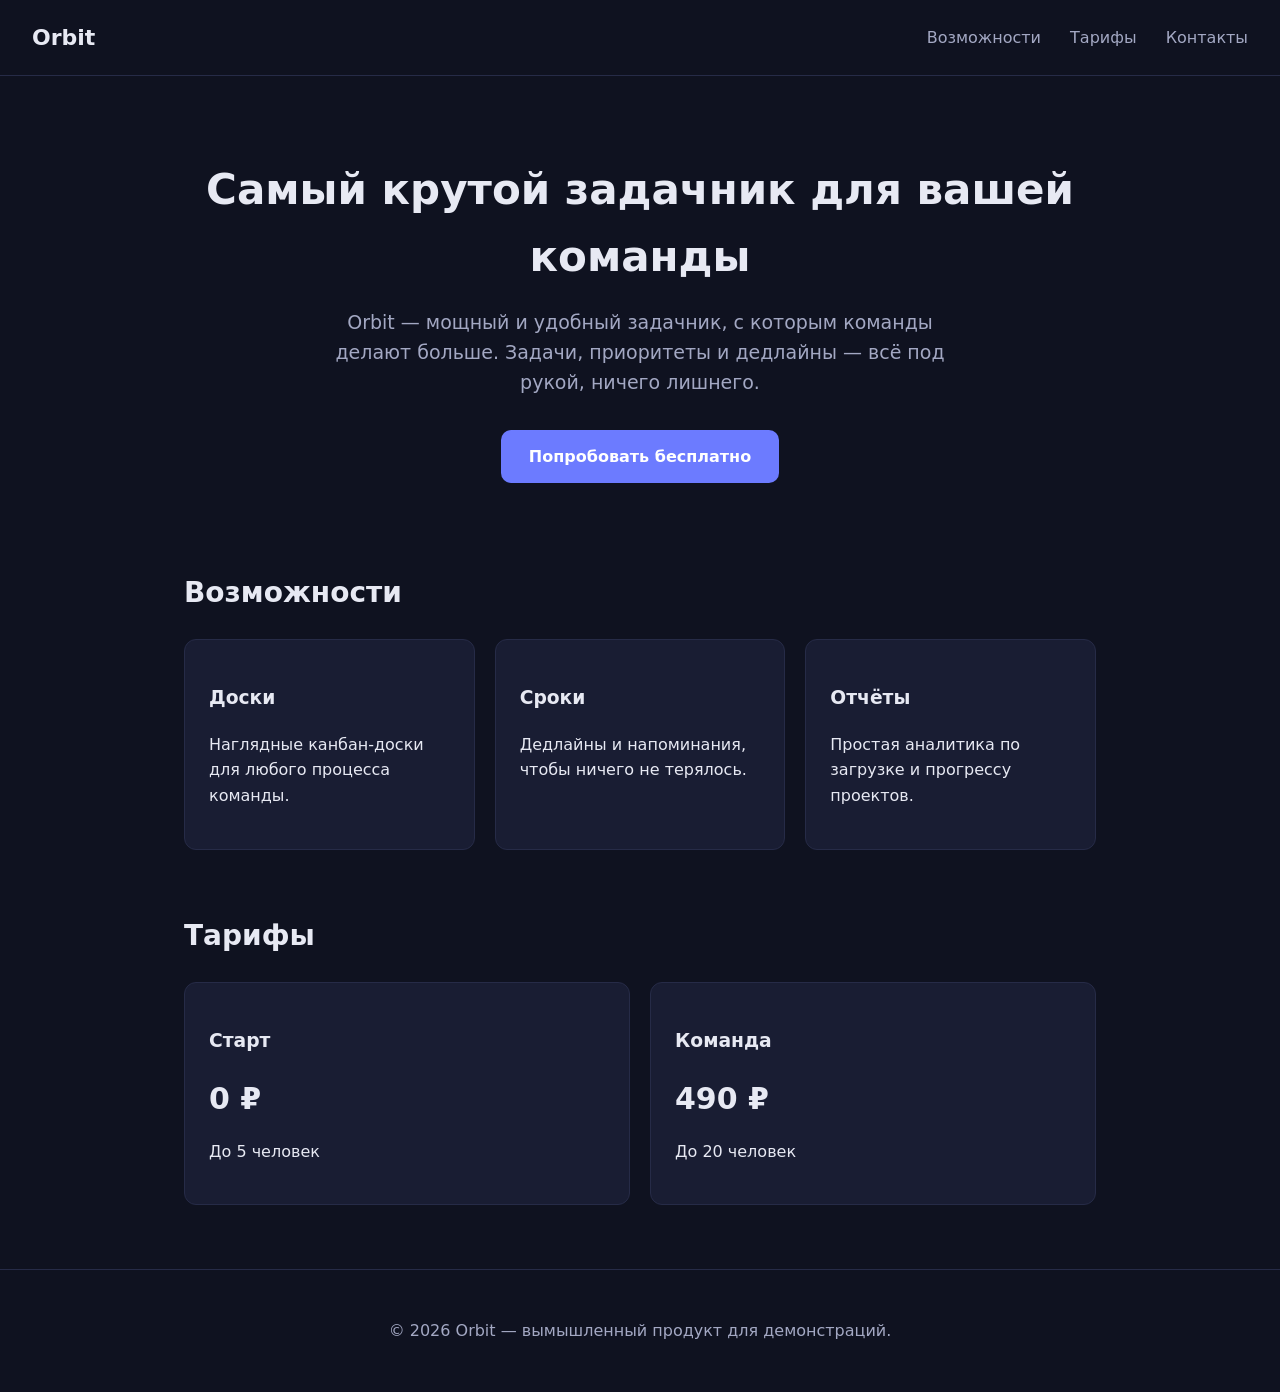
<file: index.html>
<!doctype html>
<html lang="ru">
  <head>
    <meta charset="utf-8" />
    <meta name="viewport" content="width=device-width, initial-scale=1" />
    <title>Привет!</title>
    <link rel="stylesheet" href="styles.css" />
  </head>
  <body>
    <header class="nav">
      <div class="brand">Orbit</div>
      <nav>
        <a href="#features">Возможности</a>
        <a href="#pricing">Тарифы</a>
        <a href="#contact">Контакты</a>
      </nav>
    </header>

    <main>
      <section class="hero">
        <h1>Самый крутой задачник для вашей команды</h1>
        <p class="lead">
          Orbit — мощный и удобный задачник, с которым команды делают больше.
          Задачи, приоритеты и дедлайны — всё под рукой, ничего лишнего.
        </p>
        <a class="cta" href="#pricing">Попробовать бесплатно</a>
      </section>

      <section id="features" class="features">
        <h2>Возможности</h2>
        <div class="cards">
          <article>
            <h3>Доски</h3>
            <p>Наглядные канбан-доски для любого процесса команды.</p>
          </article>
          <article>
            <h3>Сроки</h3>
            <p>Дедлайны и напоминания, чтобы ничего не терялось.</p>
          </article>
          <article>
            <h3>Отчёты</h3>
            <p>Простая аналитика по загрузке и прогрессу проектов.</p>
          </article>
        </div>
      </section>

      <section id="pricing" class="pricing">
        <h2>Тарифы</h2>
        <div class="plans">
          <article>
            <h3>Старт</h3>
            <p class="price">0 ₽</p>
            <p>До 5 человек</p>
          </article>
          <article>
            <h3>Команда</h3>
            <p class="price">490 ₽</p>
            <p>До 20 человек</p>
          </article>
        </div>
      </section>
    </main>

    <footer id="contact">
      <p>© 2026 Orbit — вымышленный продукт для демонстраций.</p>
    </footer>
  </body>
</html>
</file>
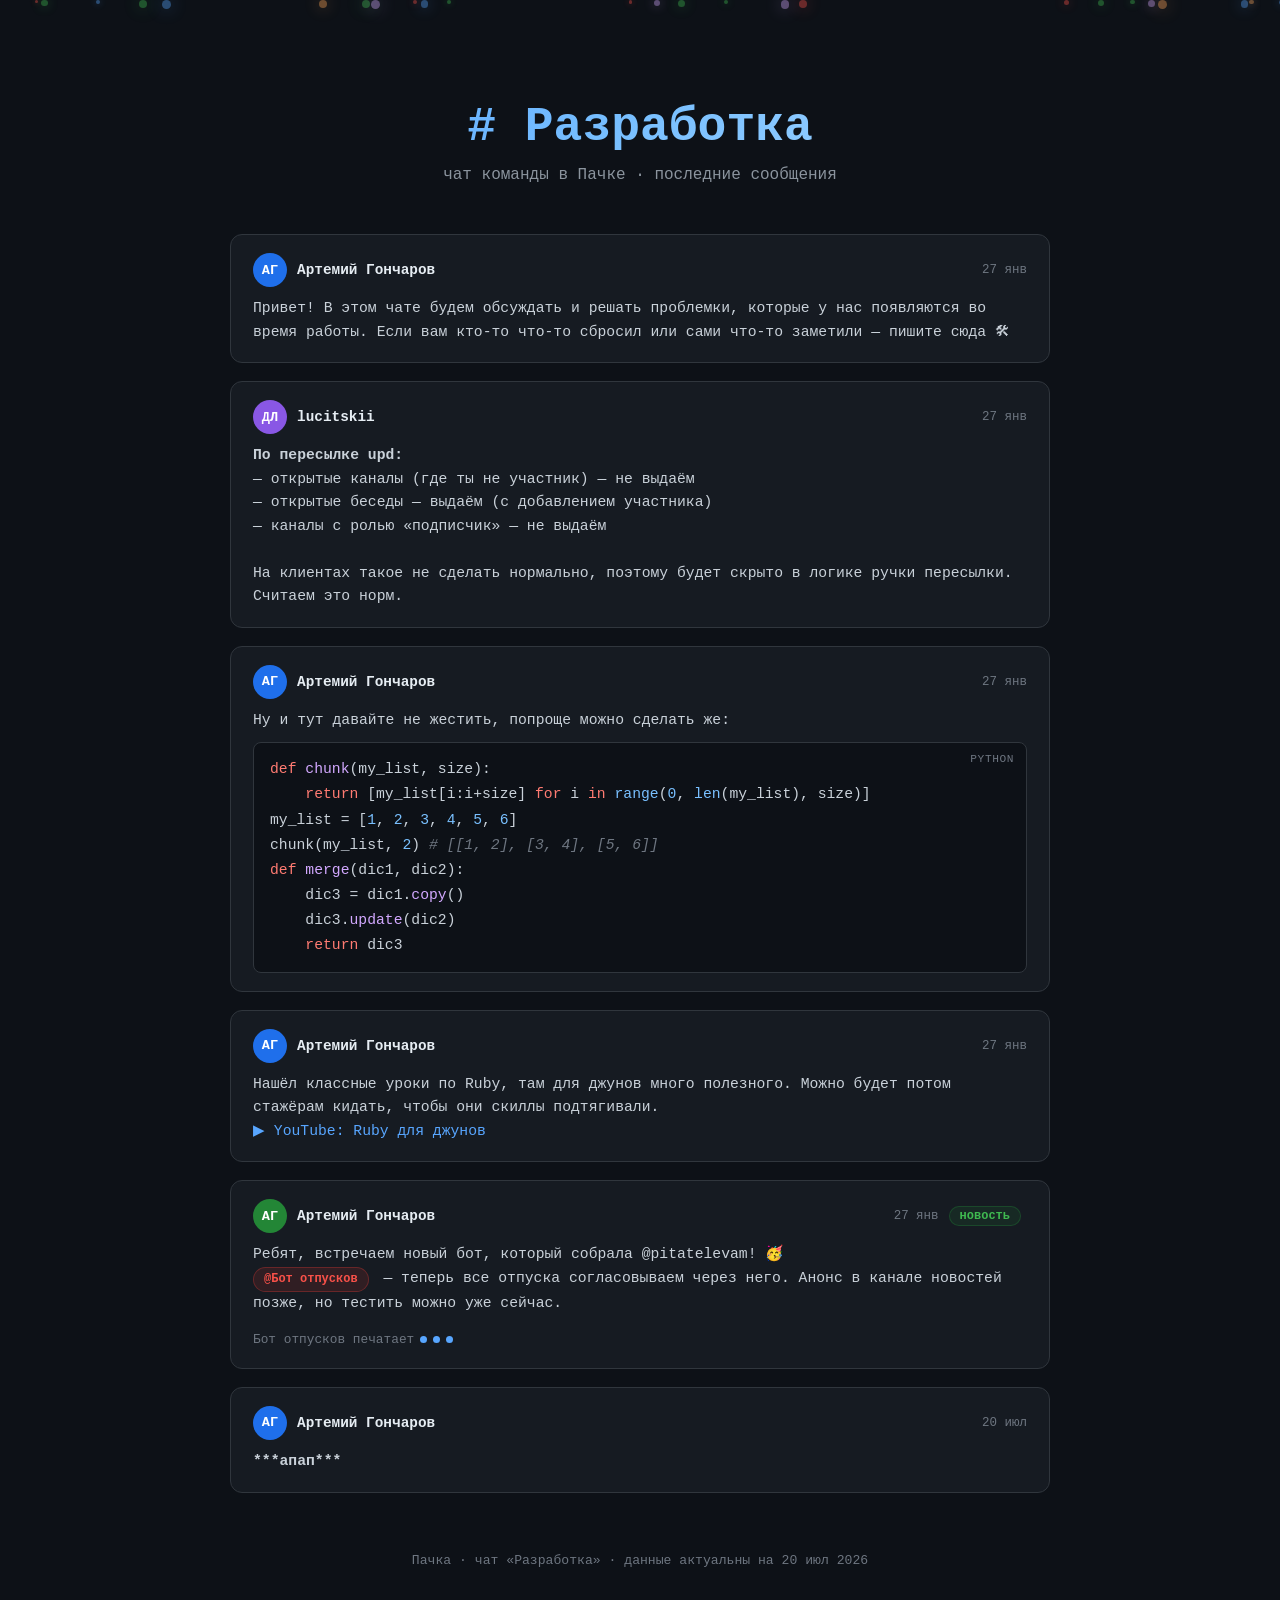
<file: razrabotka.html>
<!DOCTYPE html>
<html lang="ru">
<head>
  <meta charset="UTF-8">
  <meta name="viewport" content="width=device-width, initial-scale=1.0">
  <title>Разработка — чат Пачки</title>
  <style>
    * { margin: 0; padding: 0; box-sizing: border-box; }

    body {
      font-family: 'Courier New', monospace;
      background: #0d1117;
      color: #c9d1d9;
      overflow-x: hidden;
      min-height: 100vh;
    }

    /* === ФОНОВАЯ МАТРИЦА === */
    #matrix-canvas {
      position: fixed;
      top: 0; left: 0;
      width: 100%; height: 100%;
      z-index: 0;
      opacity: 0.18;
    }

    .container {
      position: relative;
      z-index: 1;
      max-width: 860px;
      margin: 0 auto;
      padding: 40px 20px 80px;
    }

    /* === ЗАГОЛОВОК === */
    .hero {
      text-align: center;
      padding: 60px 0 50px;
    }

    .hero h1 {
      font-size: 3rem;
      font-weight: 700;
      background: linear-gradient(135deg, #58a6ff, #79c0ff, #a5d6ff);
      -webkit-background-clip: text;
      -webkit-text-fill-color: transparent;
      background-clip: text;
      animation: shimmer 3s infinite;
    }

    @keyframes shimmer {
      0%, 100% { filter: brightness(1); }
      50% { filter: brightness(1.3); }
    }

    .hero .subtitle {
      margin-top: 12px;
      color: #8b949e;
      font-size: 1rem;
      animation: fadeInUp 1s ease 0.3s both;
    }

    @keyframes fadeInUp {
      from { opacity: 0; transform: translateY(20px); }
      to { opacity: 1; transform: translateY(0); }
    }

    /* === СООБЩЕНИЯ === */
    .messages {
      display: flex;
      flex-direction: column;
      gap: 18px;
    }

    .msg {
      background: #161b22;
      border: 1px solid #30363d;
      border-radius: 12px;
      padding: 18px 22px;
      animation: slideIn 0.5s ease both;
      transition: transform 0.2s, box-shadow 0.2s, border-color 0.2s;
      cursor: default;
    }

    .msg:hover {
      transform: translateX(6px);
      box-shadow: -4px 0 20px rgba(88, 166, 255, 0.15);
      border-color: #58a6ff;
    }

    @keyframes slideIn {
      from { opacity: 0; transform: translateX(-30px); }
      to { opacity: 1; transform: translateX(0); }
    }

    /* задержки для каскадного появления */
    .msg:nth-child(1) { animation-delay: 0.1s; }
    .msg:nth-child(2) { animation-delay: 0.2s; }
    .msg:nth-child(3) { animation-delay: 0.3s; }
    .msg:nth-child(4) { animation-delay: 0.4s; }
    .msg:nth-child(5) { animation-delay: 0.5s; }
    .msg:nth-child(6) { animation-delay: 0.6s; }

    .msg-meta {
      display: flex;
      align-items: center;
      gap: 10px;
      margin-bottom: 10px;
    }

    .avatar {
      width: 34px; height: 34px;
      border-radius: 50%;
      display: flex; align-items: center; justify-content: center;
      font-size: 0.85rem;
      font-weight: 700;
      flex-shrink: 0;
      animation: pulse 3s ease-in-out infinite;
    }
    @keyframes pulse {
      0%, 100% { box-shadow: 0 0 0 0 rgba(88,166,255,0.4); }
      50% { box-shadow: 0 0 0 6px rgba(88,166,255,0); }
    }

    .avatar.blue   { background: #1f6feb; color: #fff; }
    .avatar.green  { background: #238636; color: #fff; }
    .avatar.purple { background: #8957e5; color: #fff; }
    .avatar.bot    { background: #da3633; color: #fff; }

    .author { font-weight: 600; font-size: 0.9rem; color: #e6edf3; }
    .ts { font-size: 0.78rem; color: #6e7681; margin-left: auto; }

    .msg-body {
      font-size: 0.92rem;
      line-height: 1.6;
      color: #c9d1d9;
    }

    .msg-body code, .msg-body pre {
      font-family: 'Courier New', monospace;
    }

    /* === КОД-БЛОК === */
    .code-block {
      background: #0d1117;
      border: 1px solid #30363d;
      border-radius: 8px;
      padding: 14px 16px;
      margin-top: 10px;
      overflow-x: auto;
      position: relative;
    }

    .code-block::before {
      content: 'Python';
      position: absolute;
      top: 8px; right: 12px;
      font-size: 0.7rem;
      color: #6e7681;
      text-transform: uppercase;
      letter-spacing: 0.05em;
    }

    .code-line {
      display: block;
      line-height: 1.7;
      white-space: pre;
    }

    .kw  { color: #ff7b72; }   /* ключевые слова */
    .fn  { color: #d2a8ff; }   /* функции */
    .st  { color: #a5d6ff; }   /* строки */
    .cm  { color: #6e7681; font-style: italic; } /* комментарии */
    .nb  { color: #79c0ff; }   /* числа/встроенные */
    .op  { color: #ffa657; }   /* операторы */

    /* === TYPING ANIMATION === */
    .typing-msg {
      display: flex; align-items: center; gap: 6px;
      margin-top: 6px;
    }
    .typing-dot {
      width: 7px; height: 7px;
      border-radius: 50%;
      background: #58a6ff;
      animation: bounce 1.2s infinite;
    }
    .typing-dot:nth-child(2) { animation-delay: 0.2s; }
    .typing-dot:nth-child(3) { animation-delay: 0.4s; }

    @keyframes bounce {
      0%, 80%, 100% { transform: translateY(0); opacity: 0.5; }
      40% { transform: translateY(-6px); opacity: 1; }
    }

    /* === ТЕГИ/БЕЙДЖИ === */
    .badge {
      display: inline-block;
      padding: 2px 10px;
      border-radius: 20px;
      font-size: 0.75rem;
      font-weight: 600;
      margin-right: 6px;
    }
    .badge-bot { background: #da363322; color: #f85149; border: 1px solid #da363355; }
    .badge-new { background: #23863622; color: #3fb950; border: 1px solid #23863655; }

    /* === ФУТЕР === */
    .footer {
      text-align: center;
      margin-top: 60px;
      color: #6e7681;
      font-size: 0.82rem;
      animation: fadeInUp 1s ease 1.5s both;
    }

    /* === FLOATING PARTICLES === */
    .particle {
      position: fixed;
      border-radius: 50%;
      pointer-events: none;
      animation: float linear infinite;
      z-index: 0;
      opacity: 0.4;
    }
    @keyframes float {
      from { transform: translateY(100vh) scale(0.5); opacity: 0; }
      10%  { opacity: 0.4; }
      90%  { opacity: 0.4; }
      to   { transform: translateY(-10vh) scale(1); opacity: 0; }
    }

    /* === SCROLLBAR === */
    ::-webkit-scrollbar { width: 6px; }
    ::-webkit-scrollbar-track { background: #0d1117; }
    ::-webkit-scrollbar-thumb { background: #30363d; border-radius: 3px; }
  </style>
</head>
<body>

<!-- Матричный фон -->
<canvas id="matrix-canvas"></canvas>

<!-- Частицы -->
<div id="particles"></div>

<div class="container">

  <div class="hero">
    <h1># Разработка</h1>
    <p class="subtitle">чат команды в Пачке · последние сообщения</p>
  </div>

  <div class="messages">

    <!-- Сообщение 1: приветствие -->
    <div class="msg">
      <div class="msg-meta">
        <div class="avatar blue">АГ</div>
        <span class="author">Артемий Гончаров</span>
        <span class="ts">27 янв</span>
      </div>
      <div class="msg-body">
        Привет! В этом чате будем обсуждать и решать проблемки, которые у нас появляются во время работы.
        Если вам кто-то что-то сбросил или сами что-то заметили — пишите сюда 🛠
      </div>
    </div>

    <!-- Сообщение 2: пересылка -->
    <div class="msg">
      <div class="msg-meta">
        <div class="avatar purple">ДЛ</div>
        <span class="author">lucitskii</span>
        <span class="ts">27 янв</span>
      </div>
      <div class="msg-body">
        <strong>По пересылке upd:</strong><br>
        — открытые каналы (где ты не участник) — не выдаём<br>
        — открытые беседы — выдаём (с добавлением участника)<br>
        — каналы с ролью «подписчик» — не выдаём<br><br>
        На клиентах такое не сделать нормально, поэтому будет скрыто в логике ручки пересылки. Считаем это норм.
      </div>
    </div>

    <!-- Сообщение 3: код Python -->
    <div class="msg">
      <div class="msg-meta">
        <div class="avatar blue">АГ</div>
        <span class="author">Артемий Гончаров</span>
        <span class="ts">27 янв</span>
      </div>
      <div class="msg-body">
        Ну и тут давайте не жестить, попроще можно сделать же:
        <div class="code-block">
<span class="code-line"><span class="kw">def</span> <span class="fn">chunk</span>(my_list, size):</span>
<span class="code-line">    <span class="kw">return</span> [my_list[i:i+size] <span class="kw">for</span> i <span class="kw">in</span> <span class="nb">range</span>(<span class="nb">0</span>, <span class="nb">len</span>(my_list), size)]</span>
<span class="code-line"></span>
<span class="code-line">my_list = [<span class="nb">1</span>, <span class="nb">2</span>, <span class="nb">3</span>, <span class="nb">4</span>, <span class="nb">5</span>, <span class="nb">6</span>]</span>
<span class="code-line">chunk(my_list, <span class="nb">2</span>) <span class="cm"># [[1, 2], [3, 4], [5, 6]]</span></span>
<span class="code-line"></span>
<span class="code-line"><span class="kw">def</span> <span class="fn">merge</span>(dic1, dic2):</span>
<span class="code-line">    dic3 = dic1.<span class="fn">copy</span>()</span>
<span class="code-line">    dic3.<span class="fn">update</span>(dic2)</span>
<span class="code-line">    <span class="kw">return</span> dic3</span>
        </div>
      </div>
    </div>

    <!-- Сообщение 4: ссылка на Ruby -->
    <div class="msg">
      <div class="msg-meta">
        <div class="avatar blue">АГ</div>
        <span class="author">Артемий Гончаров</span>
        <span class="ts">27 янв</span>
      </div>
      <div class="msg-body">
        Нашёл классные уроки по Ruby, там для джунов много полезного.
        Можно будет потом стажёрам кидать, чтобы они скиллы подтягивали.<br>
        <a href="https://www.youtube.com/watch?v=lhRAK_bwaeo" style="color:#58a6ff; text-decoration:none;">
          ▶ YouTube: Ruby для джунов
        </a>
      </div>
    </div>

    <!-- Сообщение 5: анонс бота -->
    <div class="msg">
      <div class="msg-meta">
        <div class="avatar green">АГ</div>
        <span class="author">Артемий Гончаров</span>
        <span class="ts">27 янв</span>
        <span class="badge badge-new">новость</span>
      </div>
      <div class="msg-body">
        Ребят, встречаем новый бот, который собрала @pitatelevam! 🥳<br>
        <span class="badge badge-bot">@Бот отпусков</span> — теперь все отпуска согласовываем через него.
        Анонс в канале новостей позже, но тестить можно уже сейчас.
        <div class="typing-msg" style="margin-top: 14px;">
          <span style="color:#6e7681; font-size:0.8rem;">Бот отпусков печатает</span>
          <div class="typing-dot"></div>
          <div class="typing-dot"></div>
          <div class="typing-dot"></div>
        </div>
      </div>
    </div>

    <!-- Сообщение 6: свежее -->
    <div class="msg">
      <div class="msg-meta">
        <div class="avatar blue">АГ</div>
        <span class="author">Артемий Гончаров</span>
        <span class="ts">20 июл</span>
      </div>
      <div class="msg-body">
        <strong>***апап***</strong>
      </div>
    </div>

  </div><!-- /.messages -->

  <div class="footer">
    Пачка · чат «Разработка» · данные актуальны на 20 июл 2026
  </div>

</div><!-- /.container -->

<script>
  // === МАТРИЦА ===
  const canvas = document.getElementById('matrix-canvas');
  const ctx = canvas.getContext('2d');
  let W, H, cols, drops;

  function initMatrix() {
    W = canvas.width  = window.innerWidth;
    H = canvas.height = window.innerHeight;
    cols  = Math.floor(W / 16);
    drops = Array(cols).fill(1);
  }
  initMatrix();
  window.addEventListener('resize', initMatrix);

  const chars = 'アイウエオカキクケコサシスセソタチツテトナニヌネノ0123456789ABCDEF{}[]();=>/*+-';

  function drawMatrix() {
    ctx.fillStyle = 'rgba(13,17,23,0.05)';
    ctx.fillRect(0, 0, W, H);
    ctx.fillStyle = '#58a6ff';
    ctx.font = '14px Courier New';

    for (let i = 0; i < cols; i++) {
      const char = chars[Math.floor(Math.random() * chars.length)];
      ctx.fillText(char, i * 16, drops[i] * 16);
      if (drops[i] * 16 > H && Math.random() > 0.975) drops[i] = 0;
      drops[i]++;
    }
  }
  setInterval(drawMatrix, 50);

  // === ЧАСТИЦЫ ===
  const particlesEl = document.getElementById('particles');
  const colors = ['#58a6ff', '#3fb950', '#d2a8ff', '#ffa657', '#f85149'];

  for (let i = 0; i < 25; i++) {
    const p = document.createElement('div');
    p.className = 'particle';
    const size = Math.random() * 6 + 3;
    const duration = Math.random() * 15 + 10;
    const delay = Math.random() * 15;
    const left = Math.random() * 100;
    const color = colors[Math.floor(Math.random() * colors.length)];

    p.style.cssText = `
      width: ${size}px; height: ${size}px;
      left: ${left}%;
      animation-duration: ${duration}s;
      animation-delay: -${delay}s;
      background: ${color};
      box-shadow: 0 0 ${size * 2}px ${color};
    `;
    particlesEl.appendChild(p);
  }

  // === HOVER SOUND EFFECT (visual feedback) ===
  document.querySelectorAll('.msg').forEach(msg => {
    msg.addEventListener('mouseenter', () => {
      msg.style.transition = 'transform 0.2s, box-shadow 0.2s, border-color 0.2s';
    });
  });
</script>

</body>
</html>
</file>
<file: styles.css>
:root {
  --bg: #0f1220;
  --panel: #191d33;
  --text: #e7e9f3;
  --muted: #a3a8c3;
  --accent: #6c7bff;
}

* {
  box-sizing: border-box;
}

body {
  margin: 0;
  font-family: system-ui, -apple-system, "Segoe UI", Roboto, sans-serif;
  background: var(--bg);
  color: var(--text);
  line-height: 1.6;
}

.nav {
  display: flex;
  align-items: center;
  justify-content: space-between;
  padding: 20px 32px;
  border-bottom: 1px solid #262b47;
}

.brand {
  font-weight: 700;
  font-size: 22px;
}

.nav nav a {
  color: var(--muted);
  text-decoration: none;
  margin-left: 24px;
}

.nav nav a:hover {
  color: var(--text);
}

main {
  max-width: 960px;
  margin: 0 auto;
  padding: 0 24px;
}

.hero {
  text-align: center;
  padding: 80px 0 64px;
}

.hero h1 {
  font-size: 42px;
  margin: 0 0 16px;
}

.lead {
  color: var(--muted);
  font-size: 19px;
  max-width: 620px;
  margin: 0 auto 32px;
}

.cta {
  display: inline-block;
  background: var(--accent);
  color: #fff;
  padding: 14px 28px;
  border-radius: 10px;
  text-decoration: none;
  font-weight: 600;
}

section h2 {
  font-size: 28px;
  margin-bottom: 24px;
}

.cards,
.plans {
  display: grid;
  gap: 20px;
  grid-template-columns: repeat(auto-fit, minmax(220px, 1fr));
  margin-bottom: 64px;
}

.cards article,
.plans article {
  background: var(--panel);
  border: 1px solid #262b47;
  border-radius: 12px;
  padding: 24px;
}

.price {
  font-size: 30px;
  font-weight: 700;
  margin: 8px 0;
}

footer {
  border-top: 1px solid #262b47;
  padding: 32px 24px;
  text-align: center;
  color: var(--muted);
}
</file>
